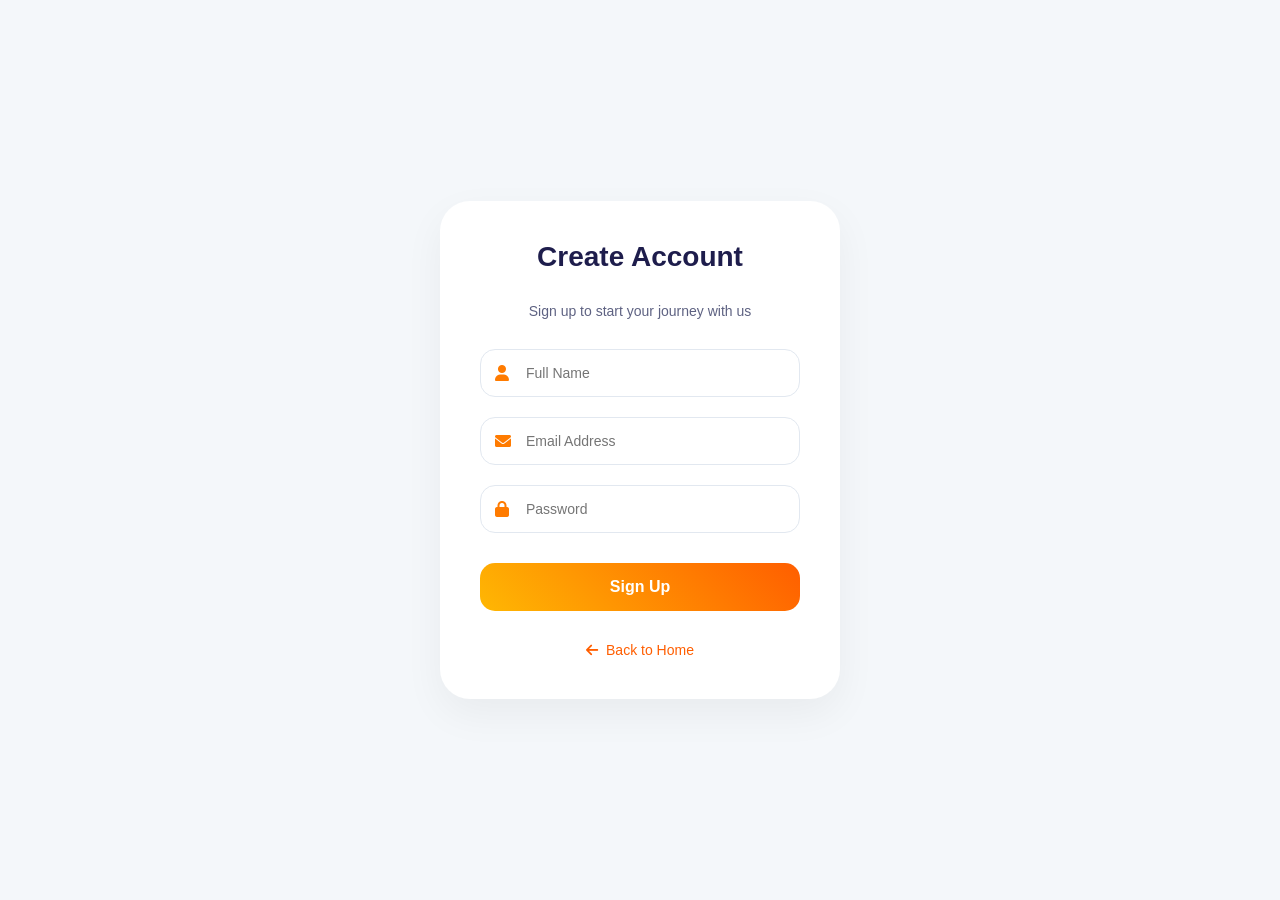
<file: sign-up.html>
<!DOCTYPE html>
<html lang="en">
<head>
    <meta charset="UTF-8">
    <meta name="viewport" content="width=device-width, initial-scale=1.0">
    <title>Sign Up - Travel World</title>
    <link rel="stylesheet" href="sign-up.css">
    <link rel="stylesheet" href="https://cdnjs.cloudflare.com/ajax/libs/font-awesome/6.0.0/css/all.min.css">
</head>
<body>

    <div class="signup-container">
        <h2>Create Account</h2>
        <p>Sign up to start your journey with us</p>

        <form>
            <div class="input-group">
                <i class="fa-solid fa-user"></i>
                <input type="text" placeholder="Full Name" required>
            </div>

            <div class="input-group">
                <i class="fa-solid fa-envelope"></i>
                <input type="email" placeholder="Email Address" required>
            </div>

            <div class="input-group">
                <i class="fa-solid fa-lock"></i>
                <input type="password" placeholder="Password" required>
            </div>

            <button type="submit" class="btn-submit">Sign Up</button>
        </form>

        <div class="back-home-box">
            <a href="./index.html"><i class="fa-solid fa-arrow-left"></i> Back to Home</a>
        </div>
    </div>

</body>
</html>
</file>
<file: sign-up.css>
* {
    margin: 0;
    padding: 0;
    box-sizing: border-box;
    font-family: 'Poppins', sans-serif;
}

body {
    background: #f4f7fa;
    display: flex;
    justify-content: center;
    align-items: center;
    min-height: 100vh;
}

.signup-container {
    background: white;
    padding: 40px;
    border-radius: 30px;
    box-shadow: 0 15px 40px rgba(0,0,0,0.05);
    width: 100%;
    max-width: 400px;
    text-align: center;
}

.signup-container h2 {
    color: #1e1d4c;
    margin-bottom:30px;
    font-size: 28px;
}

.signup-container p {
    color: #5e6282;
    font-size: 14px;
    margin-bottom: 30px;
}

.input-group {
    position: relative;
    margin-bottom: 20px;
}

.input-group i {
    position: absolute;
    left: 15px;
    top: 50%;
    transform: translateY(-50%);
    color: #ff7b00;
}

.input-group input {
    width: 100%;
    padding: 15px 15px 15px 45px;
    border: 1px solid #e2e8f0;
    border-radius: 15px;
    outline: none;
    font-size: 14px;
    transition: 0.3s;
}

.input-group input:focus {
    border-color: #ff7b00;
    box-shadow: 0 0 10px rgba(255,123,0,0.1);
}

.btn-submit {
    width: 100%;
    padding: 15px;
    border: none;
    background: linear-gradient(45deg, #ffb703, #ff5e00);
    color: white;
    border-radius: 15px;
    font-weight: bold;
    font-size: 16px;
    cursor: pointer;
    transition: 0.3s;
    margin-top: 10px;
}

.btn-submit:hover {
    transform: translateY(-3px);
    box-shadow: 0 10px 20px rgba(255,94,0,0.2);
}

.back-home-box{
    margin-top:30px;
    position: relative;
}
.back-home-box a{
    color:#ff5e00;
    text-decoration:none;
    font-size:14px;
    display:inline-flex;
    align-items:center;
    gap:8px;
    transition:0.3s;
}

.back-home-box a:hover{
    color:#ff7b00;
    transform:translateX(-3px);
}
</file>
